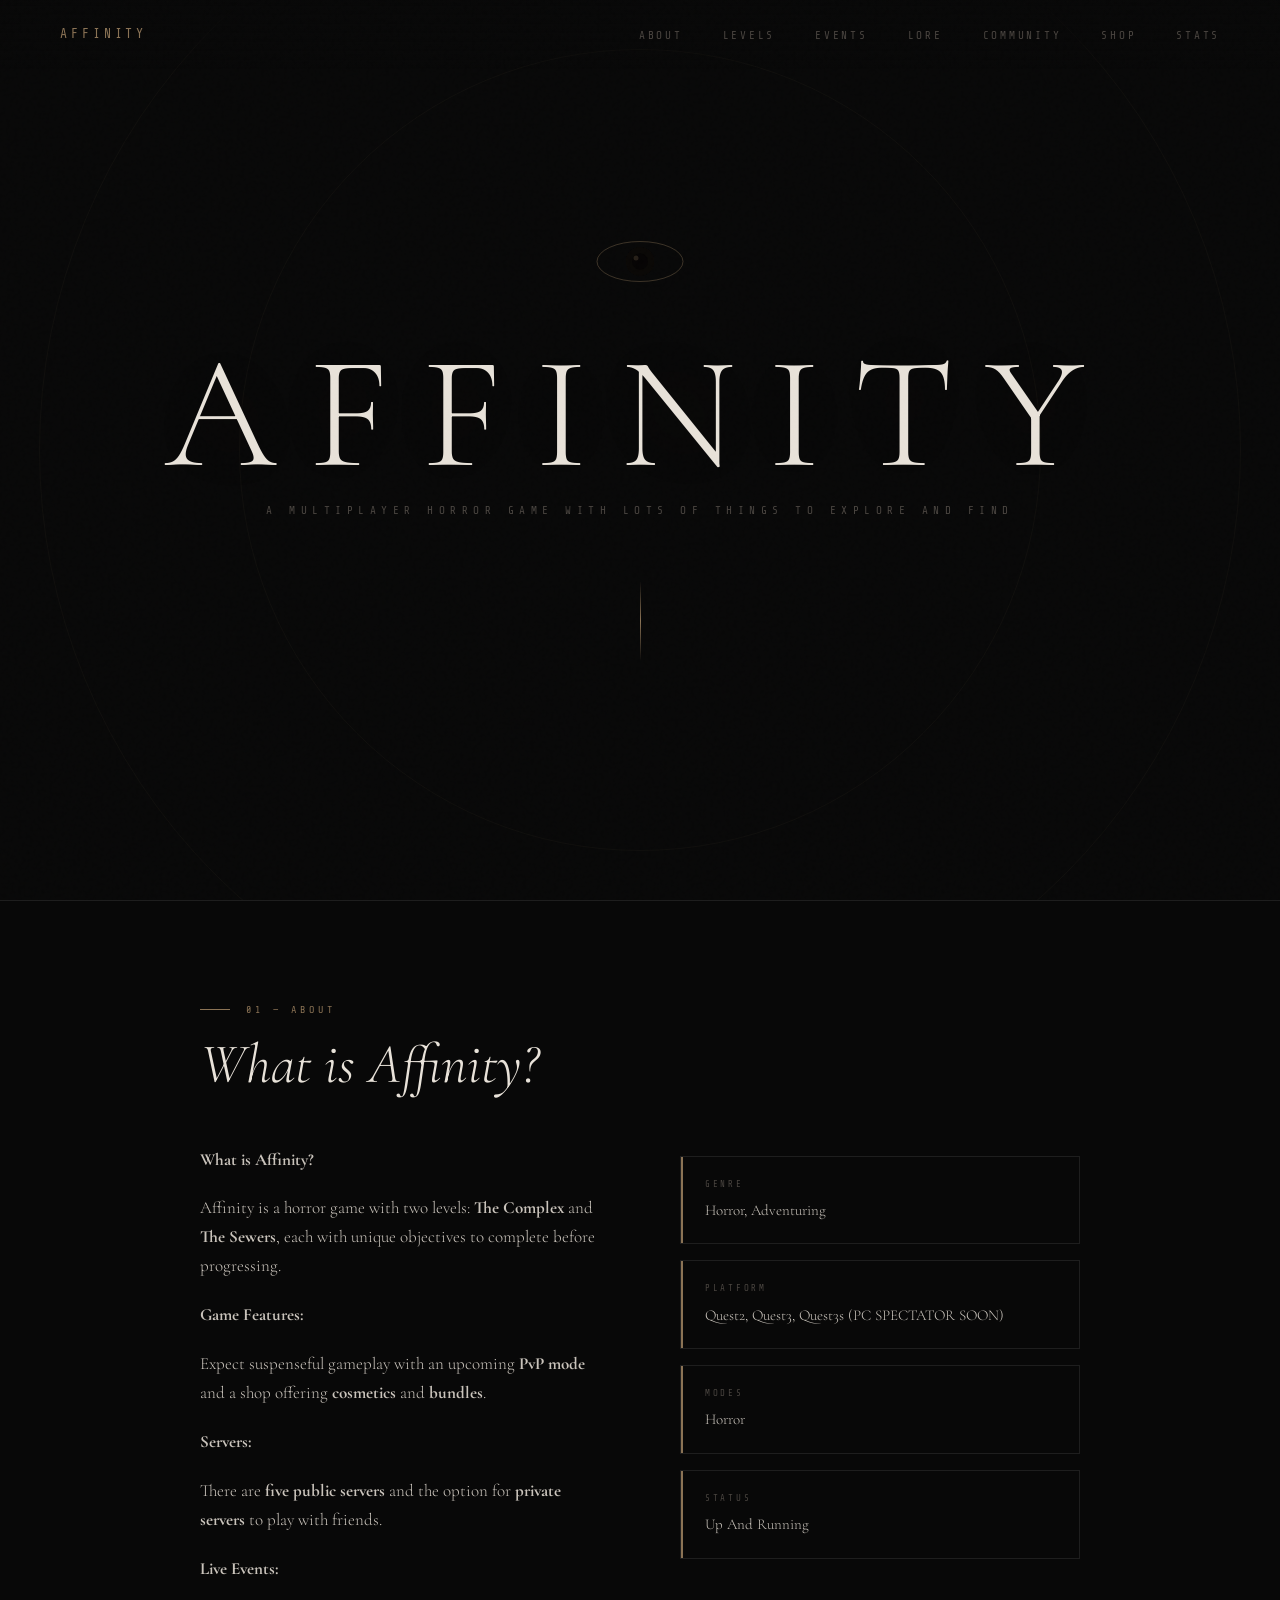
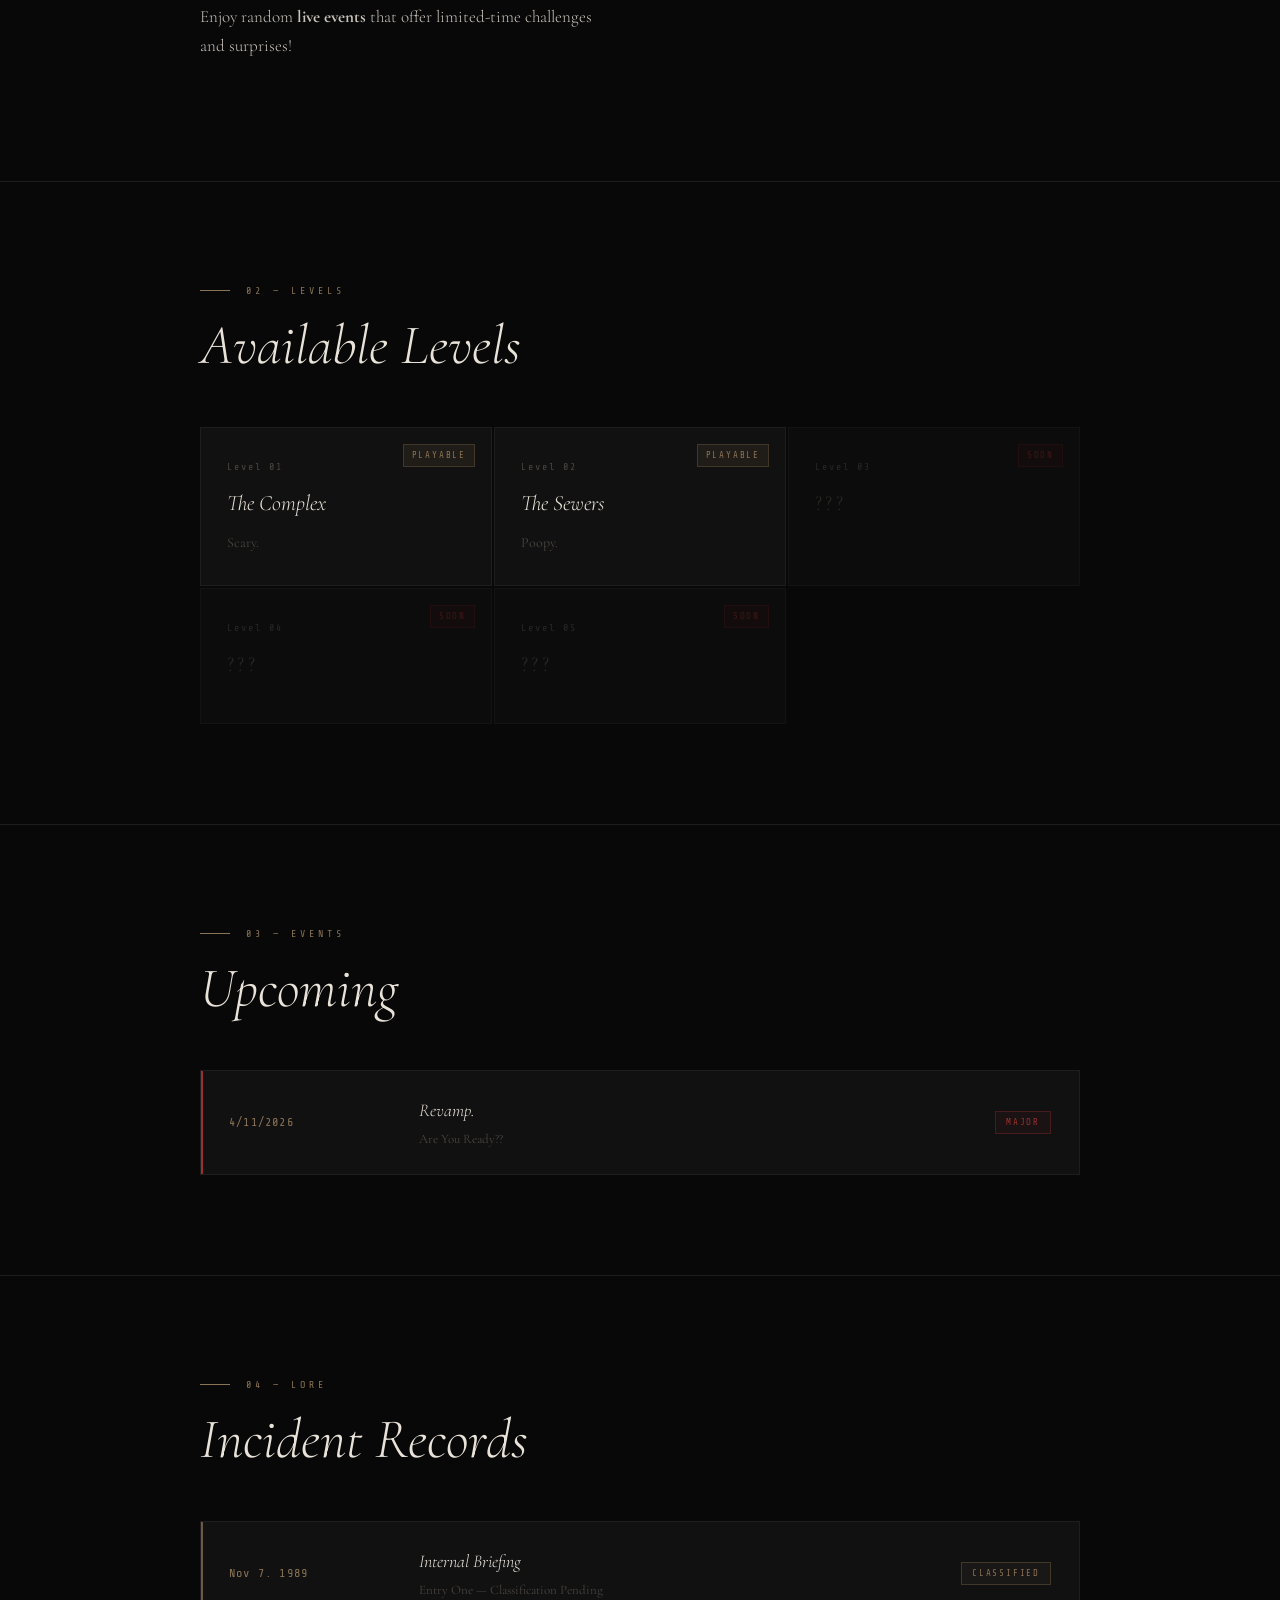
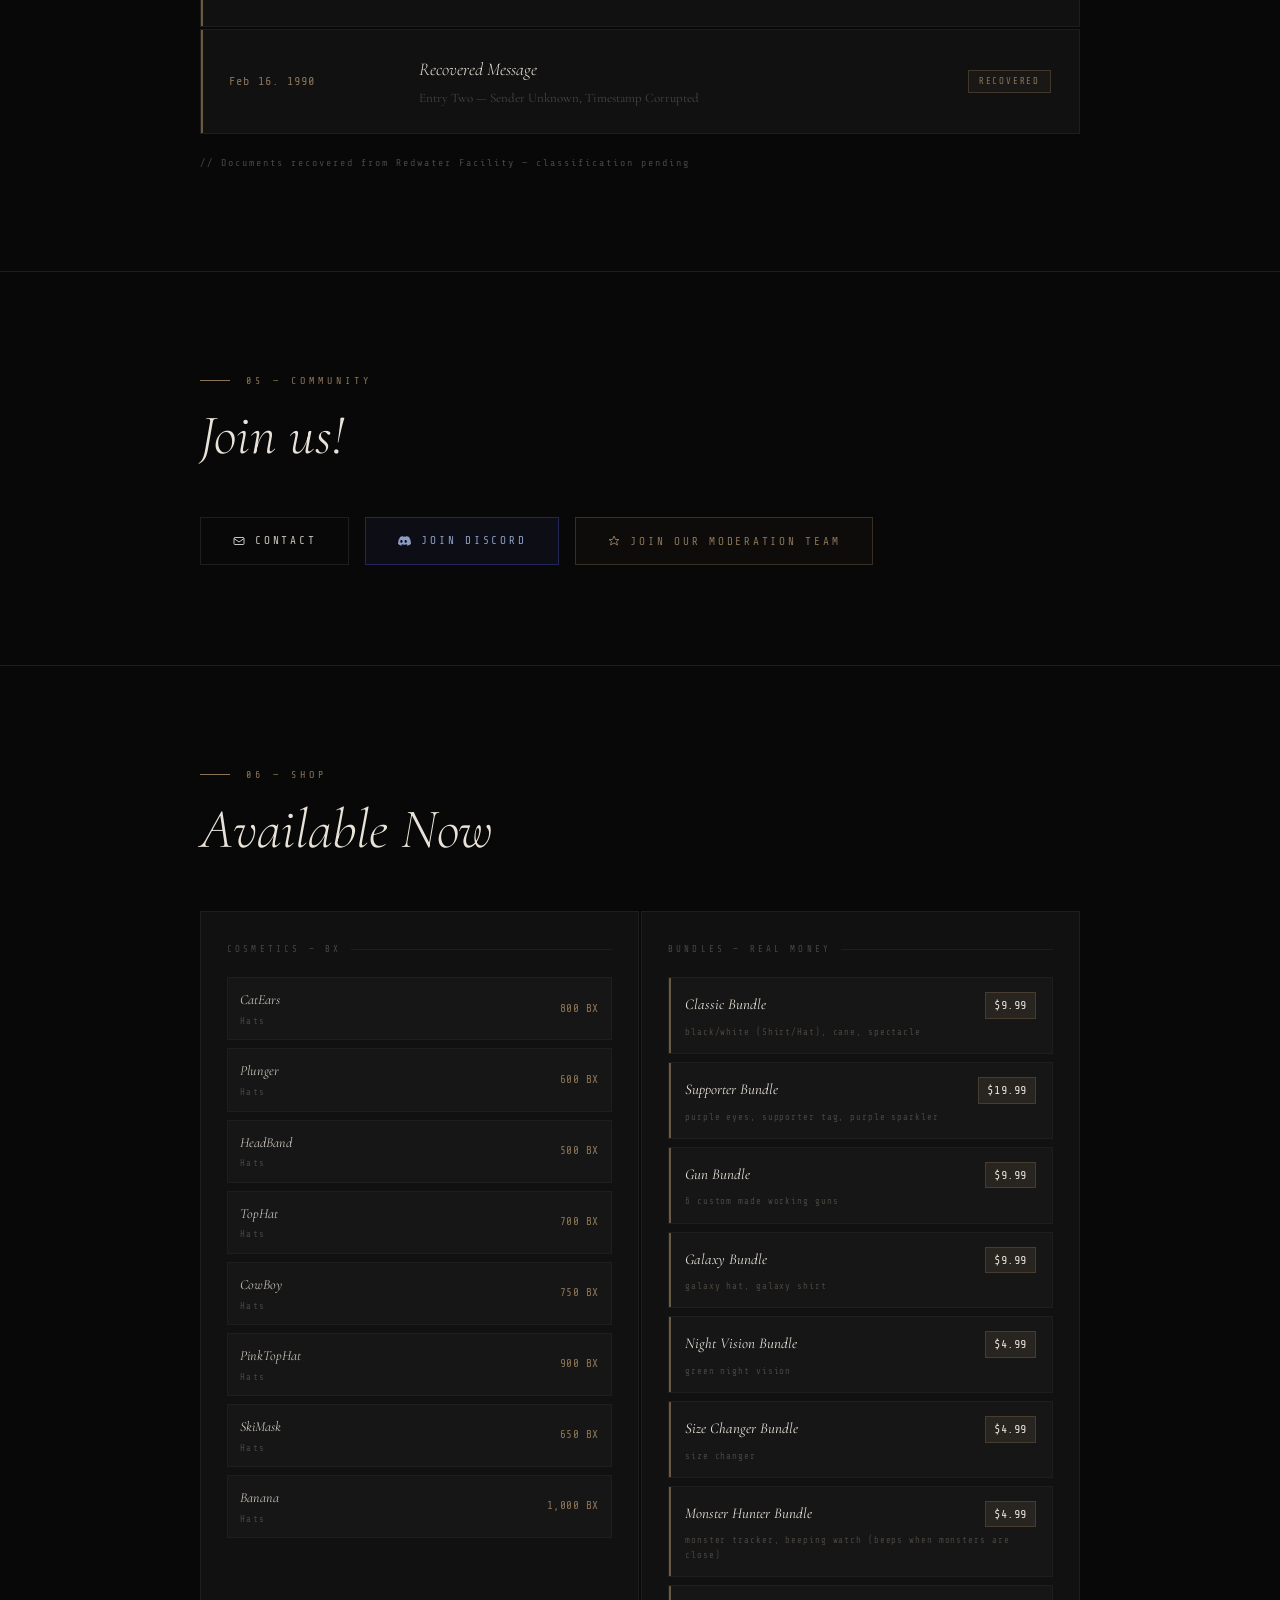
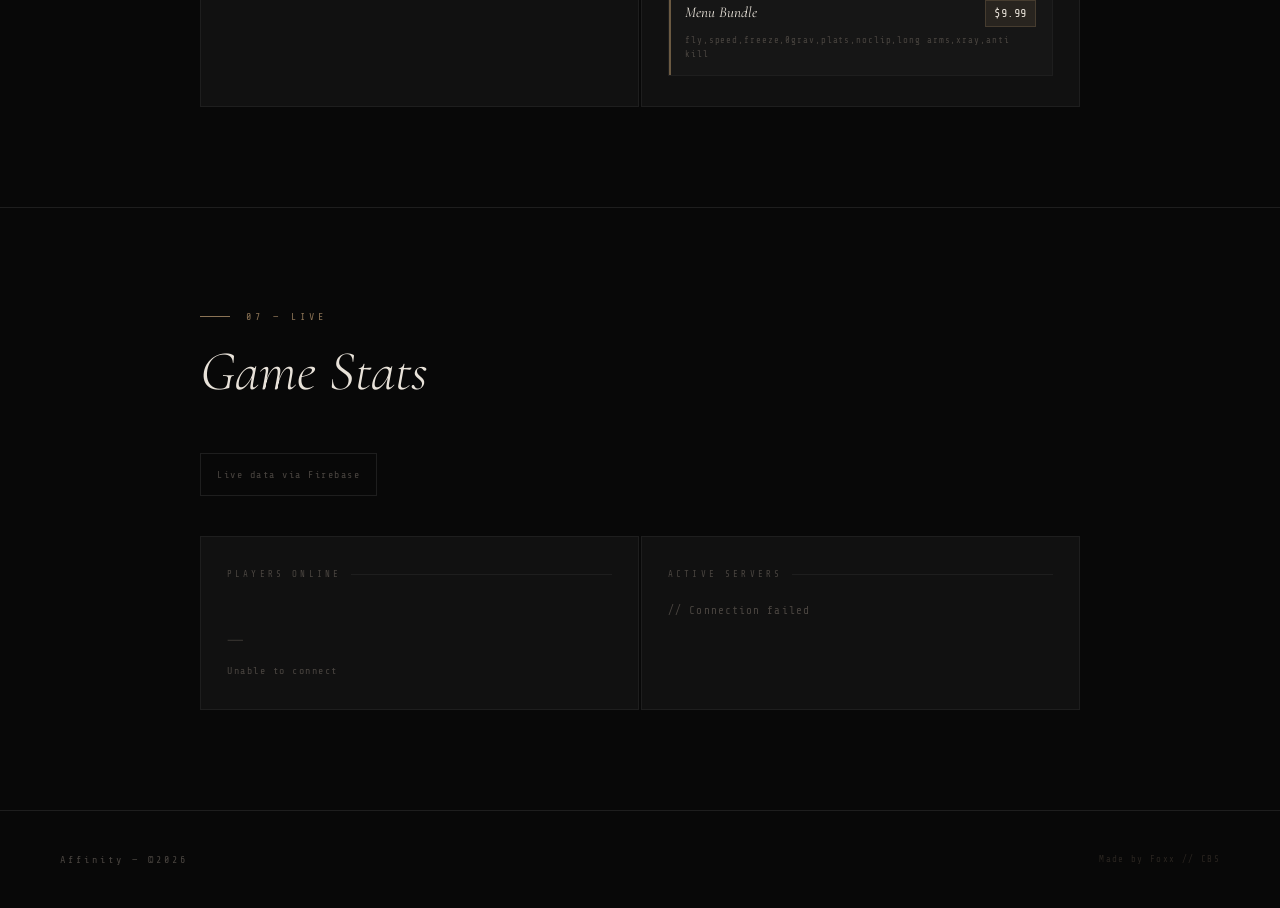
<file: index.html>
<!DOCTYPE html>
<html lang="en">
<head>
<meta charset="UTF-8">
<meta name="viewport" content="width=device-width, initial-scale=1.0">
<title>AFFINITY</title>
<link rel="preconnect" href="https://fonts.googleapis.com">
<link href="https://fonts.googleapis.com/css2?family=Cormorant+Garamond:ital,wght@0,300;0,400;1,300;1,400&family=Share+Tech+Mono&display=swap" rel="stylesheet">
<link rel="icon" type="image/png" href="https://i.imgur.com/rb4EDVC.png">
<meta property="og:title"       content="AFFINITY">
<meta property="og:description" content="Something is watching.">
<meta property="og:image"       content="https://i.imgur.com/rb4EDVC.png">
<meta property="og:url"         content="https://your-website-url.com">
<meta property="og:type"        content="website">
<meta name="theme-color"        content="#7a2222">
<style>
  :root {
    --bg: #080808;
    --surface: #111111;
    --border: #1e1e1e;
    --text: #c9c3bb;
    --muted: #4a4540;
    --accent: #8b7355;
    --accent2: #6b5a42;
    --red: #7a2222;
    --white: #e8e2d9;
    --danger: #9b3030;
    --font-serif: 'Cormorant Garamond', Georgia, serif;
    --font-mono: 'Share Tech Mono', monospace;
  }

  * { margin: 0; padding: 0; box-sizing: border-box; user-select: none; }
  html { scroll-behavior: smooth; }

  body {
    background: var(--bg);
    color: var(--text);
    font-family: var(--font-serif);
    font-size: 17px;
    line-height: 1.7;
    cursor: crosshair;
    overflow-x: hidden;
    animation: flicker 15s ease-in-out infinite;
  }

  @keyframes flicker {
    0%, 100% { opacity: 1; }
    97%   { opacity: 1; }
    97.5% { opacity: 0.7; }
    98%   { opacity: 1; }
  }

  body::before {
    content: '';
    position: fixed;
    inset: 0;
    background-image: url("data:image/svg+xml,%3Csvg viewBox='0 0 256 256' xmlns='http://www.w3.org/2000/svg'%3E%3Cfilter id='noise'%3E%3CfeTurbulence type='fractalNoise' baseFrequency='0.9' numOctaves='4' stitchTiles='stitch'/%3E%3C/filter%3E%3Crect width='100%25' height='100%25' filter='url(%23noise)' opacity='0.04'/%3E%3C/svg%3E");
    pointer-events: none;
    z-index: 9999;
    opacity: 0.4;
  }

  nav {
    position: fixed; top: 0; left: 0; right: 0;
    z-index: 100;
    display: flex; justify-content: space-between; align-items: center;
    padding: 20px 60px;
    background: linear-gradient(to bottom, rgba(8,8,8,0.97), transparent);
  }
  .nav-logo { font-family: var(--font-mono); font-size: 13px; letter-spacing: 0.3em; color: var(--accent); text-transform: uppercase; }
  .nav-links { display: flex; gap: 40px; list-style: none; }
  .nav-links a { font-family: var(--font-mono); font-size: 11px; letter-spacing: 0.25em; text-transform: uppercase; color: var(--muted); text-decoration: none; transition: color 0.3s; position: relative; }
  .nav-links a::after { content: ''; position: absolute; bottom: -3px; left: 0; width: 0; height: 1px; background: var(--accent); transition: width 0.3s; }
  .nav-links a:hover { color: var(--text); }
  .nav-links a:hover::after { width: 100%; }

  #hero {
    min-height: 100vh;
    display: flex; flex-direction: column; align-items: center; justify-content: center;
    text-align: center; padding: 80px 40px; overflow: hidden; position: relative;
  }
  .hero-bg-lines { position: absolute; inset: 0; pointer-events: none; overflow: hidden; }
  .hero-bg-lines::before, .hero-bg-lines::after {
    content: ''; position: absolute; border-radius: 50%;
    border: 1px solid rgba(139,115,85,0.06); top: 50%; left: 50%;
  }
  .hero-bg-lines::before { width: 800px; height: 800px; transform: translate(-50%,-50%); }
  .hero-bg-lines::after  { width: 1200px; height: 1200px; transform: translate(-50%,-50%); }

  .eye-container { width: 90px; height: 45px; margin-bottom: 50px; animation: blink 8s ease-in-out infinite; }
  @keyframes blink { 0%,92%,100% { transform: scaleY(1); } 95% { transform: scaleY(0.05); } }
  .eye-container svg { width: 100%; height: 100%; }
  .pupil { animation: look 12s ease-in-out infinite; }
  @keyframes look { 0%,40%{ transform:translateX(0);} 50%{ transform:translateX(-8px);} 65%{ transform:translateX(6px);} 80%,100%{ transform:translateX(0);} }

  .hero-title {
    font-family: var(--font-serif); font-size: clamp(72px,14vw,160px); font-weight: 300;
    letter-spacing: 0.2em; color: var(--white); line-height: 1; margin-bottom: 8px;
    text-shadow: 0 0 80px rgba(139,115,85,0.08); animation: fadeUp 1.5s ease both;
  }
  @keyframes fadeUp { from { opacity:0; transform:translateY(30px); } to { opacity:1; transform:translateY(0); } }
  .hero-sub { font-family: var(--font-mono); font-size: 11px; letter-spacing: 0.5em; color: var(--muted); text-transform: uppercase; animation: fadeUp 1.5s 0.3s ease both; }
  .hero-divider { width: 1px; height: 80px; background: linear-gradient(to bottom, transparent, var(--accent), transparent); margin: 60px auto 0; animation: fadeUp 1.5s 0.6s ease both; }

  section { padding: 100px 0; position: relative; }
  .container { max-width: 1000px; margin: 0 auto; padding: 0 60px; }
  .section-label { font-family: var(--font-mono); font-size: 10px; letter-spacing: 0.4em; text-transform: uppercase; color: var(--accent); margin-bottom: 16px; display: flex; align-items: center; gap: 16px; }
  .section-label::before { content: ''; width: 30px; height: 1px; background: var(--accent); flex-shrink: 0; }
  .section-title { font-size: clamp(36px,5vw,56px); font-weight: 300; color: var(--white); line-height: 1.1; margin-bottom: 50px; font-style: italic; }

  #about { border-top: 1px solid var(--border); }
  .about-grid { display: grid; grid-template-columns: 1fr 1fr; gap: 80px; align-items: start; }
  .about-text p { color: var(--text); margin-bottom: 20px; font-size: 17px; font-weight: 300; }
  .about-sidebar { padding-top: 10px; }
  .about-tag { border: 1px solid var(--border); padding: 20px 24px; margin-bottom: 16px; position: relative; overflow: hidden; }
  .about-tag::before { content: ''; position: absolute; left: 0; top: 0; bottom: 0; width: 2px; background: var(--accent); }
  .about-tag-label { font-family: var(--font-mono); font-size: 9px; letter-spacing: 0.3em; color: var(--muted); text-transform: uppercase; margin-bottom: 6px; }
  .about-tag-value { font-size: 15px; color: var(--text); font-weight: 300; }

  #levels { border-top: 1px solid var(--border); }
  .levels-grid { display: grid; grid-template-columns: repeat(auto-fill, minmax(260px,1fr)); gap: 2px; }
  .level-card { background: var(--surface); border: 1px solid var(--border); padding: 30px 26px; position: relative; transition: border-color 0.3s, background 0.3s; }
  .level-card:hover { border-color: var(--accent2); background: #141414; }
  .level-card.locked { opacity: 0.5; cursor: not-allowed; }
  .level-card.locked:hover { border-color: var(--border); background: var(--surface); }
  .level-number { font-family: var(--font-mono); font-size: 10px; color: var(--muted); letter-spacing: 0.2em; margin-bottom: 10px; }
  .level-name { font-size: 22px; font-weight: 300; color: var(--white); margin-bottom: 10px; font-style: italic; }
  .level-card.locked .level-name { color: var(--muted); font-style: normal; letter-spacing: 0.15em; }
  .level-desc { font-size: 14px; color: var(--muted); line-height: 1.6; }
  .level-badge { position: absolute; top: 16px; right: 16px; font-family: var(--font-mono); font-size: 9px; letter-spacing: 0.2em; padding: 3px 8px; text-transform: uppercase; }
  .badge-playable { background: rgba(139,115,85,0.12); color: var(--accent); border: 1px solid rgba(139,115,85,0.3); }
  .badge-soon     { background: rgba(61,17,17,0.3);    color: var(--red);    border: 1px solid rgba(122,34,34,0.3); }

  #events { border-top: 1px solid var(--border); }
  .events-list { display: flex; flex-direction: column; gap: 2px; }
  .event-item { display: grid; grid-template-columns: 160px 1fr auto; align-items: center; gap: 30px; padding: 24px 28px; background: var(--surface); border: 1px solid var(--border); transition: border-color 0.3s; position: relative; overflow: hidden; }
  .event-item::before { content: ''; position: absolute; left: 0; top: 0; bottom: 0; width: 2px; background: var(--border); }
  .event-item.major::before { background: var(--danger); }
  .event-item.minor::before { background: var(--accent2); }
  .event-item:hover { border-color: var(--accent2); }
  .event-item.clickable { cursor: pointer; }
  .event-item.clickable:hover { border-color: var(--danger); background: rgba(155,48,48,0.06); }
  .event-item.clickable .event-name::after { content: ' →'; font-size: 13px; color: var(--danger); opacity: 0; transition: opacity 0.3s; }
  .event-item.clickable:hover .event-name::after { opacity: 1; }

  .event-date { font-family: var(--font-mono); font-size: 12px; color: var(--accent); letter-spacing: 0.1em; }
  .event-name { font-size: 18px; font-weight: 300; color: var(--white); font-style: italic; }
  .event-desc { font-size: 13px; color: var(--muted); margin-top: 3px; }
  .event-type { font-family: var(--font-mono); font-size: 9px; letter-spacing: 0.2em; text-transform: uppercase; padding: 3px 10px; border: 1px solid; white-space: nowrap; }
  .type-major { color: var(--danger); border-color: rgba(155,48,48,0.35); background: rgba(155,48,48,0.07); }
  .type-minor { color: var(--accent); border-color: rgba(139,115,85,0.35); background: rgba(139,115,85,0.07); }
  .events-empty { font-family: var(--font-mono); font-size: 12px; color: var(--muted); letter-spacing: 0.2em; padding: 40px 0; text-align: center; }


  #lore { border-top: 1px solid var(--border); }
  .lore-list { display: flex; flex-direction: column; gap: 2px; }
  .lore-item {
    display: grid; grid-template-columns: 160px 1fr auto;
    align-items: center; gap: 30px; padding: 24px 28px;
    background: var(--surface); border: 1px solid var(--border);
    transition: border-color 0.3s, background 0.3s; position: relative; overflow: hidden;
    cursor: pointer;
  }
  .lore-item::before { content: ''; position: absolute; left: 0; top: 0; bottom: 0; width: 2px; background: var(--accent2); transition: background 0.3s; }
  .lore-item:hover { border-color: rgba(139,115,85,0.5); background: rgba(139,115,85,0.04); }
  .lore-item:hover::before { background: var(--accent); }
  .lore-item-date { font-family: var(--font-mono); font-size: 12px; color: var(--accent); letter-spacing: 0.1em; }
  .lore-item-title { font-size: 18px; font-weight: 300; color: var(--white); font-style: italic; }
  .lore-item-title::after { content: ' →'; font-size: 13px; color: var(--accent); opacity: 0; transition: opacity 0.3s; }
  .lore-item:hover .lore-item-title::after { opacity: 1; }
  .lore-item-sub { font-size: 13px; color: var(--muted); margin-top: 3px; }
  .lore-item-tag { font-family: var(--font-mono); font-size: 9px; letter-spacing: 0.2em; text-transform: uppercase; padding: 3px 10px; border: 1px solid; white-space: nowrap; color: var(--accent); border-color: rgba(139,115,85,0.35); background: rgba(139,115,85,0.07); }
  .lore-warning { font-family: var(--font-mono); font-size: 10px; color: var(--muted); letter-spacing: 0.2em; padding: 20px 0 0; text-align: left; }


  #lore-overlay {
    position: fixed; inset: 0; z-index: 5200;
    display: none; opacity: 0; transition: opacity 0.4s ease;
    background: var(--bg); overflow-y: auto;
  }
  #lore-overlay.active { display: block; }
  #lore-overlay.visible { opacity: 1; }

  #lore-back {
    position: fixed; top: 24px; left: 30px; z-index: 6200;
    font-family: var(--font-mono); font-size: 10px; letter-spacing: 0.3em;
    color: #6e6e6e; background: transparent; border: 1px solid #2a2a2a;
    padding: 8px 16px; cursor: pointer; text-transform: uppercase;
    transition: all 0.3s; display: none;
  }
  #lore-back.active { display: block; }
  #lore-back:hover { color: #c8c2b4; border-color: var(--accent); }

  .lore-overlay-hero {
    min-height: 45vh;
    display: flex; flex-direction: column; align-items: center; justify-content: center;
    text-align: center; padding: 120px 40px 60px; position: relative; overflow: hidden;
  }
  .lore-overlay-hero::before {
    content: ''; position: absolute; border-radius: 50%;
    border: 1px solid rgba(139,115,85,0.05);
    width: 900px; height: 900px; top: 50%; left: 50%; transform: translate(-50%,-50%);
    pointer-events: none;
  }
  .lore-eyebrow {
    font-family: var(--font-mono); font-size: 10px; letter-spacing: 0.45em;
    color: var(--accent); text-transform: uppercase; margin-bottom: 20px;
    animation: fadeUp 1s ease both;
  }
  .lore-overlay-title {
    font-family: var(--font-serif); font-size: clamp(38px,8vw,90px); font-weight: 300;
    letter-spacing: 0.12em; color: var(--white); line-height: 1.05; margin-bottom: 12px;
    font-style: italic; animation: fadeUp 1s 0.15s ease both;
    text-shadow: 0 0 60px rgba(139,115,85,0.07);
  }
  .lore-overlay-date {
    font-family: var(--font-mono); font-size: 11px; letter-spacing: 0.35em;
    color: var(--muted); text-transform: uppercase; animation: fadeUp 1s 0.3s ease both;
  }
  .lore-overlay-divider {
    width: 1px; height: 60px;
    background: linear-gradient(to bottom, transparent, var(--accent), transparent);
    margin: 40px auto 0; animation: fadeUp 1s 0.45s ease both;
  }

  .lore-content-wrap {
    max-width: 780px; margin: 0 auto;
    padding: 60px 60px 120px;
    animation: fadeUp 1s 0.5s ease both;
  }
  .lore-content-section {
    background: var(--surface); border: 1px solid var(--border);
    padding: 36px 40px; margin-bottom: 2px; position: relative; overflow: hidden;
  }
  .lore-content-section::before {
    content: ''; position: absolute; left: 0; top: 0; bottom: 0;
    width: 2px; background: var(--accent2);
  }
  .lore-content-section-label {
    font-family: var(--font-mono); font-size: 9px; letter-spacing: 0.35em;
    text-transform: uppercase; color: var(--accent); margin-bottom: 24px;
    display: flex; align-items: center; gap: 14px;
    user-select: text;
  }
  .lore-content-section-label::after { content: ''; flex: 1; height: 1px; background: var(--border); }
  .lore-content-text {
    font-family: var(--font-serif); font-size: 17px; font-weight: 300;
    color: var(--text); line-height: 1.85; white-space: pre-wrap;
    user-select: text; cursor: text;
  }
  .lore-content-text strong { color: var(--white); font-weight: 400; }
  .lore-redacted {
    font-family: var(--font-mono); font-size: 10px; letter-spacing: 0.15em;
    color: var(--muted); border: 1px solid var(--border); padding: 12px 16px;
    margin-top: 40px; display: inline-flex; align-items: center; gap: 10px;
  }
  .lore-redacted::before { content: ''; width: 6px; height: 6px; background: var(--danger); border-radius: 50%; flex-shrink: 0; animation: pulse 2s ease-in-out infinite; }
  @keyframes pulse { 0%,100%{ opacity:0.2; } 50%{ opacity:1; } }

  #leak-overlay {
    position: fixed; inset: 0; z-index: 5000;
    display: none; opacity: 0; transition: opacity 0.4s ease;
  }
  #leak-overlay.active { display: block; }
  #leak-overlay.visible { opacity: 1; }
  #leak-close {
    position: fixed; top: 24px; right: 30px; z-index: 6000;
    font-family: var(--font-mono); font-size: 10px; letter-spacing: 0.3em;
    color: #6e6e6e; background: transparent; border: 1px solid #2a2a2a;
    padding: 8px 16px; cursor: pointer; text-transform: uppercase;
    transition: all 0.3s; display: none;
  }
  #leak-close.active { display: block; }
  #leak-close:hover { color: #c8c2b4; border-color: #8b0000; }

  #community { border-top: 1px solid var(--border); }
  .community-inner { display: flex; flex-direction: column; align-items: flex-start; gap: 40px; }
  .community-text { max-width: 560px; font-size: 17px; font-weight: 300; color: var(--text); }
  .community-buttons { display: flex; gap: 16px; flex-wrap: wrap; }
  .btn { font-family: var(--font-mono); font-size: 11px; letter-spacing: 0.25em; text-transform: uppercase; padding: 14px 32px; border: 1px solid; background: transparent; cursor: crosshair; text-decoration: none; display: inline-flex; align-items: center; gap: 10px; transition: all 0.3s; }
  .btn-contact { color: var(--text); border-color: var(--border); }
  .btn-contact:hover { color: var(--white); border-color: var(--accent); background: rgba(139,115,85,0.06); }
  .btn-discord { color: #8b9dc3; border-color: rgba(88,101,242,0.3); background: rgba(88,101,242,0.05); }
  .btn-discord:hover { background: rgba(88,101,242,0.12); border-color: rgba(88,101,242,0.6); }
  .btn-mod { color: var(--accent); border-color: rgba(139,115,85,0.35); background: rgba(139,115,85,0.04); }
  .btn-mod:hover { color: var(--white); border-color: var(--accent); background: rgba(139,115,85,0.1); }

  #stats { border-top: 1px solid var(--border); }
  #shop  { border-top: 1px solid var(--border); }
  .stats-note { font-family: var(--font-mono); font-size: 10px; color: var(--muted); letter-spacing: 0.15em; margin-bottom: 40px; padding: 12px 16px; border: 1px solid var(--border); display: inline-block; }
  .stats-grid { display: grid; grid-template-columns: 1fr 1fr; gap: 2px; }
  .stat-panel { background: var(--surface); border: 1px solid var(--border); padding: 30px 26px; }
  .stat-panel-label { font-family: var(--font-mono); font-size: 9px; letter-spacing: 0.35em; text-transform: uppercase; color: var(--muted); margin-bottom: 20px; display: flex; align-items: center; gap: 10px; }
  .stat-panel-label::after { content: ''; flex: 1; height: 1px; background: var(--border); }
  .stat-big { font-size: 52px; font-weight: 300; color: var(--white); line-height: 1; font-family: var(--font-serif); font-style: italic; margin-bottom: 8px; }
  .stat-sub { font-family: var(--font-mono); font-size: 10px; color: var(--muted); letter-spacing: 0.15em; }
  .server-list { display: flex; flex-direction: column; gap: 10px; }
  .server-row { display: flex; justify-content: space-between; align-items: center; border-bottom: 1px solid var(--border); padding-bottom: 10px; }
  .server-name { font-size: 14px; color: var(--text); font-style: italic; }
  .server-count { font-family: var(--font-mono); font-size: 11px; color: var(--accent); }

  .cosmetic-list { display: flex; flex-direction: column; gap: 8px; }
  .cosmetic-item { padding: 10px 12px; background: rgba(255,255,255,0.02); border: 1px solid var(--border); display: flex; justify-content: space-between; align-items: center; gap: 10px; }
  .cosmetic-item-left { display: flex; flex-direction: column; }
  .cosmetic-name { font-size: 14px; color: var(--text); font-style: italic; }
  .cosmetic-tag { font-family: var(--font-mono); font-size: 9px; color: var(--muted); letter-spacing: 0.15em; margin-top: 2px; }
  .cosmetic-price { font-family: var(--font-mono); font-size: 11px; color: var(--accent); white-space: nowrap; letter-spacing: 0.05em; flex-shrink: 0; }

  .bundle-list { display: flex; flex-direction: column; gap: 8px; }
  .bundle-item { padding: 14px 16px; background: rgba(255,255,255,0.02); border: 1px solid var(--border); position: relative; overflow: hidden; transition: border-color 0.3s; }
  .bundle-item::before { content: ''; position: absolute; left: 0; top: 0; bottom: 0; width: 2px; background: var(--accent2); }
  .bundle-item:hover { border-color: var(--accent2); }
  .bundle-header { display: flex; justify-content: space-between; align-items: flex-start; gap: 10px; margin-bottom: 6px; }
  .bundle-name { font-size: 15px; color: var(--white); font-style: italic; }
  .bundle-price { font-family: var(--font-mono); font-size: 12px; color: var(--white); letter-spacing: 0.05em; white-space: nowrap; background: rgba(139,115,85,0.15); border: 1px solid rgba(139,115,85,0.3); padding: 2px 8px; }
  .bundle-contents { font-family: var(--font-mono); font-size: 9px; color: var(--muted); letter-spacing: 0.1em; line-height: 1.6; }
  .loading-pulse { display: inline-block; width: 6px; height: 6px; background: var(--accent); border-radius: 50%; animation: pulse 1.5s ease-in-out infinite; margin-right: 6px; }
  .error-text { font-family: var(--font-mono); font-size: 11px; color: var(--muted); letter-spacing: 0.1em; }

  footer { border-top: 1px solid var(--border); padding: 40px 60px; display: flex; justify-content: space-between; align-items: center; }
  .footer-logo   { font-family: var(--font-mono); font-size: 10px; color: var(--muted); letter-spacing: 0.3em; }
  .footer-credit { font-family: var(--font-mono); font-size: 9px; color: #2a2520; letter-spacing: 0.15em; user-select: none; }

  #mod-overlay {
    position: fixed; inset: 0; z-index: 5100;
    display: none; opacity: 0;
    transition: opacity 0.4s ease;
    overflow-y: auto;
    background: var(--bg);
  }
  #mod-overlay.active { display: block; }
  #mod-overlay.visible { opacity: 1; }

  #mod-back {
    position: fixed; top: 24px; left: 30px; z-index: 6100;
    font-family: var(--font-mono); font-size: 10px; letter-spacing: 0.3em;
    color: #6e6e6e; background: transparent; border: 1px solid #2a2a2a;
    padding: 8px 16px; cursor: pointer; text-transform: uppercase;
    transition: all 0.3s; display: none;
  }
  #mod-back.active { display: block; }
  #mod-back:hover { color: #c8c2b4; border-color: var(--accent); }

  .mod-hero {
    min-height: 45vh;
    display: flex; flex-direction: column; align-items: center; justify-content: center;
    text-align: center; padding: 120px 40px 60px; position: relative; overflow: hidden;
  }
  .mod-hero-lines { position: absolute; inset: 0; pointer-events: none; overflow: hidden; }
  .mod-hero-lines::before {
    content: ''; position: absolute; border-radius: 50%;
    border: 1px solid rgba(139,115,85,0.05);
    width: 900px; height: 900px; top: 50%; left: 50%; transform: translate(-50%,-50%);
  }
  .mod-eyebrow {
    font-family: var(--font-mono); font-size: 10px; letter-spacing: 0.45em;
    color: var(--accent); text-transform: uppercase; margin-bottom: 20px;
    animation: fadeUp 1s ease both;
  }
  .mod-title {
    font-family: var(--font-serif); font-size: clamp(48px,10vw,110px); font-weight: 300;
    letter-spacing: 0.15em; color: var(--white); line-height: 1; margin-bottom: 16px;
    font-style: italic; animation: fadeUp 1s 0.15s ease both;
    text-shadow: 0 0 60px rgba(139,115,85,0.07);
  }
  .mod-subtitle {
    font-family: var(--font-mono); font-size: 11px; letter-spacing: 0.35em;
    color: var(--muted); text-transform: uppercase; animation: fadeUp 1s 0.3s ease both;
  }
  .mod-hero-divider {
    width: 1px; height: 60px;
    background: linear-gradient(to bottom, transparent, var(--accent), transparent);
    margin: 40px auto 0; animation: fadeUp 1s 0.45s ease both;
  }

  .mod-form-wrap {
    max-width: 860px; margin: 0 auto;
    padding: 60px 60px 100px;
    animation: fadeUp 1s 0.5s ease both;
  }

  .mod-section {
    background: var(--surface); border: 1px solid var(--border);
    padding: 30px 32px; margin-bottom: 2px; position: relative; overflow: hidden;
  }
  .mod-section::before {
    content: ''; position: absolute; left: 0; top: 0; bottom: 0;
    width: 2px; background: var(--accent2);
  }
  .mod-section-title {
    font-family: var(--font-mono); font-size: 9px; letter-spacing: 0.35em;
    text-transform: uppercase; color: var(--accent); margin-bottom: 24px;
    display: flex; align-items: center; gap: 14px;
  }
  .mod-section-title::after { content: ''; flex: 1; height: 1px; background: var(--border); }

  .mod-field { display: flex; flex-direction: column; gap: 6px; margin-bottom: 20px; }
  .mod-field:last-child { margin-bottom: 0; }
  .mod-label {
    font-family: var(--font-mono); font-size: 9px; letter-spacing: 0.3em;
    text-transform: uppercase; color: var(--muted);
    user-select: text;
  }
  .mod-input, .mod-textarea {
    background: rgba(255,255,255,0.02); border: 1px solid var(--border);
    padding: 11px 14px; color: var(--text); font-family: var(--font-serif);
    font-size: 16px; width: 100%; transition: border-color 0.25s;
    outline: none; user-select: text; cursor: text;
  }
  .mod-textarea { resize: vertical; min-height: 90px; }
  .mod-input:focus, .mod-textarea:focus { border-color: var(--accent2); }
  .mod-input::placeholder, .mod-textarea::placeholder { color: var(--muted); font-size: 14px; }

  .mod-row { display: grid; grid-template-columns: 1fr 1fr; gap: 16px; }

  .mod-submit-wrap { text-align: center; padding: 50px 0 0; }
  .mod-submit {
    font-family: var(--font-mono); font-size: 11px; letter-spacing: 0.3em; text-transform: uppercase;
    color: var(--white); background: transparent; border: 1px solid var(--accent);
    padding: 16px 48px; cursor: crosshair; transition: all 0.3s; position: relative; overflow: hidden;
  }
  .mod-submit::before {
    content: ''; position: absolute; left: -100%; top: 0; bottom: 0; width: 100%;
    background: rgba(139,115,85,0.1); transition: left 0.4s ease;
  }
  .mod-submit:hover::before { left: 0; }
  .mod-submit:hover { border-color: var(--white); }
  .mod-submit:disabled { opacity: 0.4; cursor: not-allowed; }

  .mod-status {
    font-family: var(--font-mono); font-size: 10px; letter-spacing: 0.2em;
    text-align: center; margin-top: 16px; min-height: 20px; color: var(--muted);
  }
  .mod-status.success { color: var(--accent); }
  .mod-status.error   { color: var(--danger); }

  @media (max-width: 768px) {
    nav { padding: 16px 24px; }
    .nav-links { gap: 20px; }
    .container { padding: 0 24px; }
    .about-grid { grid-template-columns: 1fr; gap: 40px; }
    .stats-grid { grid-template-columns: 1fr; }
    .event-item { grid-template-columns: 1fr; gap: 10px; }
    .lore-item  { grid-template-columns: 1fr; gap: 10px; }
    footer { flex-direction: column; gap: 16px; text-align: center; }
    .mod-form-wrap { padding: 40px 24px 80px; }
    .lore-content-wrap { padding: 40px 24px 80px; }
    .mod-row { grid-template-columns: 1fr; }
    #mod-back  { left: 16px; top: 16px; }
    #lore-back { left: 16px; top: 16px; }
  }
</style>
</head>
<body>

<nav>
  <div class="nav-logo">Affinity</div>
  <ul class="nav-links">
    <li><a href="#about">About</a></li>
    <li><a href="#levels">Levels</a></li>
    <li><a href="#events">Events</a></li>
    <li><a href="#lore">Lore</a></li>
    <li><a href="#community">Community</a></li>
    <li><a href="#shop">Shop</a></li>
    <li><a href="#stats">Stats</a></li>
  </ul>
</nav>

<section id="hero">
  <div class="hero-bg-lines"></div>
  <div class="eye-container">
    <svg viewBox="0 0 90 45" xmlns="http://www.w3.org/2000/svg">
      <ellipse cx="45" cy="22.5" rx="43" ry="20" fill="none" stroke="rgba(139,115,85,0.4)" stroke-width="1"/>
      <ellipse cx="45" cy="22.5" rx="14" ry="14" fill="rgba(20,14,10,0.9)"/>
      <g class="pupil">
        <ellipse cx="45" cy="22.5" rx="14" ry="14" fill="#0a0806"/>
        <ellipse cx="45" cy="22.5" rx="8"  ry="8"  fill="#060404"/>
        <ellipse cx="41" cy="19"   rx="2.5" ry="2.5" fill="rgba(139,115,85,0.25)"/>
      </g>
    </svg>
  </div>
  <h1 class="hero-title">AFFINITY</h1>
  <p class="hero-sub">A multiplayer horror game with lots of things to explore and find</p>
  <div class="hero-divider"></div>
</section>

<section id="about">
  <div class="container">
    <div class="section-label">01 — About</div>
    <h2 class="section-title">What is Affinity?</h2>
    <div class="about-grid">
      <div class="about-text">
        <p><strong>What is Affinity?</strong></p>
        <p>Affinity is a horror game with two levels: <strong>The Complex</strong> and <strong>The Sewers</strong>, each with unique objectives to complete before progressing.</p>
        <p><strong>Game Features:</strong></p>
        <p>Expect suspenseful gameplay with an upcoming <strong>PvP mode</strong> and a shop offering <strong>cosmetics</strong> and <strong>bundles</strong>.</p>
        <p><strong>Servers:</strong></p>
        <p>There are <strong>five public servers</strong> and the option for <strong>private servers</strong> to play with friends.</p>
        <p><strong>Live Events:</strong></p>
        <p>Enjoy random <strong>live events</strong> that offer limited-time challenges and surprises!</p>
      </div>
      <div class="about-sidebar">
        <div class="about-tag">
          <div class="about-tag-label">Genre</div>
          <div class="about-tag-value">Horror, Adventuring</div>
        </div>
        <div class="about-tag">
          <div class="about-tag-label">Platform</div>
          <div class="about-tag-value">Quest2, Quest3, Quest3s (PC SPECTATOR SOON)</div>
        </div>
        <div class="about-tag">
          <div class="about-tag-label">Modes</div>
          <div class="about-tag-value">Horror</div>
        </div>
        <div class="about-tag">
          <div class="about-tag-label">Status</div>
          <div class="about-tag-value">Up And Running</div>
        </div>
      </div>
    </div>
  </div>
</section>

<section id="levels">
  <div class="container">
    <div class="section-label">02 — Levels</div>
    <h2 class="section-title">Available Levels</h2>
    <div class="levels-grid" id="levels-grid"></div>
  </div>
</section>

<section id="events">
  <div class="container">
    <div class="section-label">03 — Events</div>
    <h2 class="section-title">Upcoming</h2>
    <div class="events-list" id="events-list"></div>
  </div>
</section>

<section id="lore">
  <div class="container">
    <div class="section-label">04 — Lore</div>
    <h2 class="section-title">Incident Records</h2>
    <div class="lore-list" id="lore-list"></div>
    <div class="lore-warning">// Documents recovered from Redwater Facility — classification pending</div>
  </div>
</section>

<section id="community">
  <div class="container">
    <div class="section-label">05 — Community</div>
    <h2 class="section-title">Join us!</h2>
    <div class="community-inner">
      <div class="community-buttons">
        <a href="https://mail.google.com/mail/?view=cm&to=cadebreaux66@gmail.com" target="_blank" class="btn btn-contact">
          <svg width="12" height="12" viewBox="0 0 12 12" fill="none">
            <rect x="1" y="2.5" width="10" height="7" rx="1" stroke="currentColor" stroke-width="1"/>
            <path d="M1 3.5L6 7l5-3.5" stroke="currentColor" stroke-width="1"/>
          </svg>
          Contact
        </a>
        <a href="https://discord.gg/Tp3FfcQK" target="_blank" class="btn btn-discord">
          <svg width="13" height="10" viewBox="0 0 13 10" fill="currentColor">
            <path d="M11.02 1.01A10.57 10.57 0 0 0 8.38 0c-.11.2-.25.48-.34.69a9.8 9.8 0 0 0-2.96 0A7.72 7.72 0 0 0 4.73 0a10.59 10.59 0 0 0-2.65 1.02A11.14 11.14 0 0 0 .05 8.12a10.53 10.53 0 0 0 3.26 1.66c.26-.36.5-.74.7-1.14a6.85 6.85 0 0 1-1.1-.54c.09-.07.18-.14.27-.21a7.42 7.42 0 0 0 6.44 0c.09.07.18.14.27.21-.35.21-.72.39-1.1.54.2.4.43.78.7 1.14A10.5 10.5 0 0 0 12.95 8.1 11.16 11.16 0 0 0 11.02 1zm-7.6 5.74c-.64 0-1.16-.59-1.16-1.32 0-.73.51-1.33 1.16-1.33.65 0 1.17.6 1.16 1.33 0 .73-.51 1.32-1.16 1.32zm4.28 0c-.64 0-1.16-.59-1.16-1.32 0-.73.51-1.33 1.16-1.33.65 0 1.17.6 1.16 1.33 0 .73-.51 1.32-1.16 1.32z"/>
          </svg>
          Join Discord
        </a>
        <button class="btn btn-mod" onclick="openModOverlay()">
          <svg width="12" height="12" viewBox="0 0 12 12" fill="none">
            <path d="M6 1L7.5 4.5H11L8.5 6.5L9.5 10L6 8L2.5 10L3.5 6.5L1 4.5H4.5L6 1Z" stroke="currentColor" stroke-width="1" stroke-linejoin="round"/>
          </svg>
          Join Our Moderation Team
        </button>
      </div>
    </div>
  </div>
</section>

<section id="shop">
  <div class="container">
    <div class="section-label">06 — Shop</div>
    <h2 class="section-title">Available Now</h2>
    <div class="stats-grid">
      <div class="stat-panel">
        <div class="stat-panel-label">Cosmetics — BX</div>
        <div class="cosmetic-list" id="cosmetic-list"></div>
      </div>
      <div class="stat-panel">
        <div class="stat-panel-label">Bundles — Real Money</div>
        <div class="bundle-list" id="bundle-list"></div>
      </div>
    </div>
  </div>
</section>

<section id="stats">
  <div class="container">
    <div class="section-label">07 — Live</div>
    <h2 class="section-title">Game Stats</h2>
    <div class="stats-note">Live data via Firebase</div>
    <div class="stats-grid">
      <div class="stat-panel">
        <div class="stat-panel-label">Players Online</div>
        <div class="stat-big" id="stat-player-count"><span class="loading-pulse"></span></div>
        <div class="stat-sub" id="stat-player-sub">Connecting...</div>
      </div>
      <div class="stat-panel">
        <div class="stat-panel-label">Active Servers</div>
        <div class="server-list" id="server-list">
          <div class="error-text"><span class="loading-pulse"></span> Fetching rooms...</div>
        </div>
      </div>
    </div>
  </div>
</section>

<footer>
  <div class="footer-logo">Affinity — ©2026</div>
  <div class="footer-credit">Made by Foxx // CBS</div>
</footer>


<style>
  @keyframes fadeOverlay { to { opacity: 0; } }
  @keyframes grainShift  { 0%{transform:translate(0,0);}25%{transform:translate(-2%,-3%);}50%{transform:translate(3%,2%);}75%{transform:translate(-1%,4%);}100%{transform:translate(2%,-1%);} }
  @keyframes pulseGlow   { 0%,100%{opacity:.35;transform:scale(1);}50%{opacity:.85;transform:scale(1.12);} }
  @keyframes leakFlicker { 0%,94%,100%{opacity:1;}95%{opacity:.05;}97%{opacity:.4;}99%{opacity:1;} }
  @keyframes titleGlitch { 0%,89%,100%{opacity:1;text-shadow:none;}90%{opacity:.8;text-shadow:3px 0 #cc0000,-3px 0 #004444;}91%{opacity:1;text-shadow:none;}92%{opacity:.9;text-shadow:-2px 0 #8b0000;}93%{opacity:1;text-shadow:none;} }

  .red-pulse-bg { position:absolute;width:700px;height:350px;background:radial-gradient(ellipse,rgba(139,0,0,.4) 0%,transparent 70%);animation:pulseGlow 3s ease-in-out infinite;pointer-events:none; }
  .hero-eyebrow { font-family:'Courier Prime',monospace;font-size:.6rem;letter-spacing:.35em;color:#cc0000;text-transform:uppercase;margin-bottom:2rem;animation:leakFlicker 6s infinite; }
  .leak-title   { font-family:'Cinzel Decorative',serif;font-size:clamp(3rem,12vw,9rem);font-weight:900;color:#c8c2b4;letter-spacing:.15em;line-height:1;animation:titleGlitch 8s infinite 1s; }
  .hero-line    { width:180px;height:1px;background:linear-gradient(90deg,transparent,#8b0000,transparent);margin:2rem auto;animation:pulseGlow 2.5s ease-in-out infinite; }
  #countdown    { font-family:'Courier Prime',monospace;font-size:clamp(1rem,3vw,1.6rem);letter-spacing:.25em;color:#c8c2b4;margin-bottom:2rem;font-variant-numeric:tabular-nums; }
  #countdown .label { display:block;font-size:.55rem;letter-spacing:.4em;color:#6e6e6e;margin-bottom:.5rem; }
  #countdown .units { display:flex;gap:1.5rem;justify-content:center;align-items:flex-end; }
  #countdown .unit  { display:flex;flex-direction:column;align-items:center;gap:.3rem; }
  #countdown .num   { font-size:clamp(2rem,6vw,4rem);font-family:'Cinzel Decorative',serif;color:#c8c2b4;line-height:1;animation:titleGlitch 8s infinite; }
  #countdown .unit-label { font-size:.5rem;letter-spacing:.3em;color:#6e6e6e; }
  #countdown .sep   { font-size:clamp(2rem,6vw,4rem);color:#8b0000;line-height:1;padding-bottom:.2rem; }
</style>
<button id="leak-close" onclick="closeLeak()">✕ &nbsp;Close</button>
<div id="leak-overlay">
  <div id="intro-overlay" style="position:fixed;inset:0;background:#000;z-index:9000;pointer-events:none;animation:fadeOverlay 2.5s ease-out 0.3s forwards;"></div>
  <div id="grain" style="position:fixed;top:-50%;left:-50%;width:200%;height:200%;z-index:1;pointer-events:none;opacity:0.035;background-image:url(&quot;data:image/svg+xml,%3Csvg viewBox='0 0 512 512' xmlns='http://www.w3.org/2000/svg'%3E%3Cfilter id='n'%3E%3CfeTurbulence type='fractalNoise' baseFrequency='0.75' numOctaves='4' stitchTiles='stitch'/%3E%3C/filter%3E%3Crect width='100%25' height='100%25' filter='url(%23n)'/%3E%3C/svg%3E&quot;);animation:grainShift 0.15s steps(1) infinite;"></div>
  <canvas id="leakCanvas" style="position:fixed;inset:0;width:100%;height:100%;z-index:0;pointer-events:none;opacity:0.5;"></canvas>
  <section id="leak-hero" style="position:relative;z-index:10;height:100vh;display:flex;flex-direction:column;align-items:center;justify-content:center;text-align:center;padding:2rem;background:#080808;">
    <div class="red-pulse-bg"></div>
    <div class="hero-eyebrow">// AFFINITY — LIVE EVENT //</div>
    <h1 class="leak-title">REVAMP</h1>
    <div class="hero-line"></div>
    <div id="countdown"></div>
  </section>
</div>



<button id="lore-back" onclick="closeLoreOverlay()">← &nbsp;Back</button>
<div id="lore-overlay">
  <div class="lore-overlay-hero">
    <div class="lore-eyebrow" id="lore-eyebrow">// Redwater Facility — Incident Logs //</div>
    <h1 class="lore-overlay-title" id="lore-overlay-title"></h1>
    <div class="lore-overlay-date" id="lore-overlay-date"></div>
    <div class="lore-overlay-divider"></div>
  </div>
  <div class="lore-content-wrap" id="lore-content-wrap">
  </div>
</div>



<button id="mod-back" onclick="closeModOverlay()">← &nbsp;Back</button>
<div id="mod-overlay">
  <div class="mod-hero">
    <div class="mod-hero-lines"></div>
    <div class="mod-eyebrow">// Affinity VR — Staff Recruitment //</div>
    <h1 class="mod-title">Moderation</h1>
    <p class="mod-subtitle">Apply to join the team</p>
    <div class="mod-hero-divider"></div>
  </div>

  <div class="mod-form-wrap">
    <form id="modForm" autocomplete="off">

      <div class="mod-section">
        <div class="mod-section-title">01 — Basic Information</div>
        <div class="mod-row">
          <div class="mod-field">
            <label class="mod-label" for="username">Username (In-Game)</label>
            <input class="mod-input" type="text" id="username" name="Username" placeholder="YourUsername" required>
          </div>
          <div class="mod-field">
            <label class="mod-label" for="displayname">Display Name</label>
            <input class="mod-input" type="text" id="displayname" name="Display Name" placeholder="Display Name" required>
          </div>
        </div>
        <div class="mod-row">
          <div class="mod-field">
            <label class="mod-label" for="age">Age</label>
            <input class="mod-input" type="number" id="age" name="Age" placeholder="16" required>
          </div>
          <div class="mod-field">
            <label class="mod-label" for="timezone">Time Zone</label>
            <input class="mod-input" type="text" id="timezone" name="Time Zone" placeholder="EST / PST / UTC+1 ..." required>
          </div>
        </div>
        <div class="mod-field">
          <label class="mod-label" for="platform">Platform</label>
          <input class="mod-input" type="text" id="platform" name="Platform" placeholder="Quest2 / Quest 3S / Quest 3" required>
        </div>
      </div>

      <div class="mod-section">
        <div class="mod-section-title">02 — Contact</div>
        <div class="mod-row">
          <div class="mod-field">
            <label class="mod-label" for="discord">Discord Username</label>
            <input class="mod-input" type="text" id="discord" name="Discord" placeholder="username#0000" required>
          </div>
          <div class="mod-field">
            <label class="mod-label" for="email">Email (optional)</label>
            <input class="mod-input" type="email" id="email" name="Email" placeholder="you@example.com">
          </div>
        </div>
      </div>

      <div class="mod-section">
        <div class="mod-section-title">03 — Experience</div>
        <div class="mod-row">
          <div class="mod-field">
            <label class="mod-label" for="experience-time">How long have you played Affinity VR?</label>
            <input class="mod-input" type="text" id="experience-time" name="Time Played" placeholder="e.g. 3 months" required>
          </div>
          <div class="mod-field">
            <label class="mod-label" for="experience-hours">Hours per week?</label>
            <input class="mod-input" type="text" id="experience-hours" name="Hours Per Week" placeholder="e.g. 10 hrs/week" required>
          </div>
        </div>
        <div class="mod-field">
          <label class="mod-label" for="experience-moderation">Prior moderation experience? (explain or write N/A)</label>
          <textarea class="mod-textarea" id="experience-moderation" name="Moderation Experience" placeholder="Other games, Discord servers, communities..." required></textarea>
        </div>
      </div>

      <div class="mod-section">
        <div class="mod-section-title">04 — Moderation Knowledge</div>
        <div class="mod-field">
          <label class="mod-label" for="harassment">A player is harassing others. What do you do?</label>
          <textarea class="mod-textarea" id="harassment" name="Harassment Handling" required></textarea>
        </div>
        <div class="mod-field">
          <label class="mod-label" for="repeated-rules">Someone keeps breaking rules repeatedly. How do you handle it?</label>
          <textarea class="mod-textarea" id="repeated-rules" name="Repeated Rules" required></textarea>
        </div>
        <div class="mod-field">
          <label class="mod-label" for="good-moderator">What does being a good moderator mean to you?</label>
          <textarea class="mod-textarea" id="good-moderator" name="Good Moderator" required></textarea>
        </div>
      </div>

      <div class="mod-section">
        <div class="mod-section-title">05 — Situational</div>
        <div class="mod-field">
          <label class="mod-label" for="false-cheat">A player falsely accuses another of cheating. What do you do?</label>
          <textarea class="mod-textarea" id="false-cheat" name="False Cheat" required></textarea>
        </div>
        <div class="mod-field">
          <label class="mod-label" for="voice-argue">Two players are arguing loudly in voice chat. How do you respond?</label>
          <textarea class="mod-textarea" id="voice-argue" name="Voice Argument" required></textarea>
        </div>
      </div>

      <div class="mod-section">
        <div class="mod-section-title">06 — About You</div>
        <div class="mod-field">
          <label class="mod-label" for="why-moderator">Why do you want to moderate Affinity VR?</label>
          <textarea class="mod-textarea" id="why-moderator" name="Why Moderator" required></textarea>
        </div>
        <div class="mod-field">
          <label class="mod-label" for="standout">What makes you stand out from other applicants?</label>
          <textarea class="mod-textarea" id="standout" name="Standout" required></textarea>
        </div>
        <div class="mod-field">
          <label class="mod-label" for="teamwork">How well do you work with a team?</label>
          <textarea class="mod-textarea" id="teamwork" name="Teamwork" required></textarea>
        </div>
      </div>

      <div class="mod-section">
        <div class="mod-section-title">07 — Availability</div>
        <div class="mod-row">
          <div class="mod-field">
            <label class="mod-label" for="active-days">Most active days</label>
            <input class="mod-input" type="text" id="active-days" name="Active Days" placeholder="e.g. Mon, Wed, Sat" required>
          </div>
          <div class="mod-field">
            <label class="mod-label" for="active-times">Usual online hours</label>
            <input class="mod-input" type="text" id="active-times" name="Active Times" placeholder="e.g. 6pm–10pm EST" required>
          </div>
        </div>
      </div>

      <div class="mod-submit-wrap">
        <button class="mod-submit" type="submit" id="mod-submit-btn">Submit Application</button>
        <div class="mod-status" id="mod-status"></div>
      </div>

    </form>
  </div>
</div>


<script data-cfasync="false">

const levelsData = [
  { number: "01", name: "The Complex", desc: "Scary.",  playable: true  },
  { number: "02", name: "The Sewers",  desc: "Poopy.",  playable: true  },
  { number: "03", name: "???",         desc: "",         playable: false },
  { number: "04", name: "???",         desc: "",         playable: false },
  { number: "05", name: "???",         desc: "",         playable: false },
];

const eventsData = [
  { date: "4/11/2026", name: "Revamp.", desc: "Are You Ready??", type: "major", link: true },
];

const cosmeticsData = [
  { name: "CatEars",    type: "Hats", price: 800  },
  { name: "Plunger",    type: "Hats", price: 600  },
  { name: "HeadBand",   type: "Hats", price: 500  },
  { name: "TopHat",     type: "Hats", price: 700  },
  { name: "CowBoy",     type: "Hats", price: 750  },
  { name: "PinkTopHat", type: "Hats", price: 900  },
  { name: "SkiMask",    type: "Hats", price: 650  },
  { name: "Banana",     type: "Hats", price: 1000 },
];

const bundlesData = [
  { name: "Classic Bundle",        price: "$9.99",  contents: "black/white (Shirt/Hat), cane, spectacle" },
  { name: "Supporter Bundle",      price: "$19.99", contents: "purple eyes, supporter tag, purple sparkler" },
  { name: "Gun Bundle",            price: "$9.99",  contents: "6 custom made working guns" },
  { name: "Galaxy Bundle",         price: "$9.99",  contents: "galaxy hat, galaxy shirt" },
  { name: "Night Vision Bundle",   price: "$4.99",  contents: "green night vision" },
  { name: "Size Changer Bundle",   price: "$4.99",  contents: "size changer" },
  { name: "Monster Hunter Bundle", price: "$4.99",  contents: "monster tracker, beeping watch (beeps when monsters are close)" },
  { name: "Menu Bundle",           price: "$9.99",  contents: "fly,speed,freeze,0grav,plats,noclip,long arms,xray,anti kill" },
];


const loreData = [
  {
    id: "entry-one",
    date: "Nov 7. 1989",
    title: "Internal Briefing",
    subtitle: "Entry One — Classification Pending",
    tag: "Classified",
    sections: [
      {
        label: "Entry One — Internal Briefing Document",
        text: `Redwater was built underground because that's where you put things you don't want people finding. On paper, it was a physics lab, advanced energy research, clean credentials, the kind of name that shows up in grant applications and nowhere else. Underground construction was justified by equipment sensitivity. Nobody pushed back too hard.

What the official records didn't mention was the team on the lower levels. Small group. Quiet. Working on something the accelerator wasn't designed to do and probably wasn't safe to attempt. The concept wasn't complicated, at least not the way they explained it to each other late at night — "Rewind a few seconds. Correct an error before it finishes happening. Prove the window exists."

At 2:17 in the morning, during a late test run, the machine spiked.

Not violently. That's the part that still bothers the people who were there. No explosion. No dramatic failure cascade. The numbers just climbed past their rate limits and didn't come back. Staff in the chamber reported that the air felt wrong, dense, pressurized, like the moment before a storm breaks, but stretched out, and not breaking. Then something moved through the lower corridors.

The cameras didn't capture anything clearly. What they did capture was distortion — a warping that slid along the walls, pooled at the floor, and drained downward into the sewer access tunnels and the natural cave systems beneath the site. Twenty-eight scientists died that night. The circumstances didn't follow any consistent pattern: some were found in locations they have no physical reason to have reached. Some had no injuries whatsoever. A few were never recovered at all.

The lower levels were sealed within hours. The incident was logged as an equipment failure. Paperwork was filed. People were reassigned or quietly let go.

About a week later, the motion sensors in the sealed tunnels started triggering.

Whatever is down there doesn't move like an animal. In the dark, on camera, they pass for human, just barely, just long enough for your brain to reach for a normal explanation before something about the movement breaks it. They avoid strong light. They respond fast to sound. And when the accelerator hums, even idling at low power, they drift toward it. Not randomly. Toward it.

The working theory among staff who stayed is that the machine never touched time. It touched something adjacent to it, something that exists in the same space that time does but isn't, and the contact left a gap. The things that the contamination is spreading. It's moving through the cave systems. It's in the water.

It hasn't reached the surface yet.

The only plan anyone has left is the same one that started this: turn the accelerator back on. Push it past where it went before. Go back to a few minutes before 2:17 and cut the power before the spike. Clean erasure. None of this ever happened.

If it works, that's true. None of it happened.

If it doesn't work, there probably won't be enough left to try again.`
      }
    ]
  },
  {
    id: "entry-two",
    date: "Feb 16. 1990",
    title: "Recovered Message",
    subtitle: "Entry Two — Sender Unknown, Timestamp Corrupted",
    tag: "Recovered",
    sections: [
      {
        label: "Entry Two — Recovered Message",
        text: `The startup looked fine. That's what made it worse — it looked fine right up until it didn't.

Phase one ran stable. The vibration was normal, the kind you feel in your back teeth and stop noticing after an hour. Phase two drew harder than expected, the grid was struggling, the lights in the upper corridors dimmed, and held, dimmed, and held, but the readings were still inside acceptable margins. People were tense but not worried. There's a difference.

Phase three never completed.

The anomaly didn't build up to it. It just arrived — a tear through the center of the containment field, sudden and total, every gauge redlined simultaneously. The containment field didn't fail outward. It collapsed inward, folding the core down to a single point that immediately began pulling. Not slowly. Everything at once.

Floors buckled. Walls bent in directions walls aren't supposed to bend. People lost their footing and slid toward it even while gripping rails, doorframes, anything bolted down. Some held on. Some didn't. The ones who didn't, the ones dragged into it, didn't disappear cleanly. It wasn't like falling. It was like being reduced. Incrementally, until they weren't there anymore.

The thing at the center didn't look like a black hole in any way that matched diagrams or the simulations. It looked like an injury. It looked wet. It ground rather than hummed, and the light that came back out of it was wrong, bent into shapes that suggested geometry that didn't exist in this room, in this building, in anything familiar. The facility folded into it piece by piece. Corridors got shorter between one walk and the next. Stairwells ended in drops that hadn't been there an hour before.

We've been trying to map a way out. Every route we trace curves back inward. Distance isn't reliable anymore — a hallway that took three minutes to walk now took fifteen, or forty seconds, depending on something we haven't identified. Nothing stays where you leave it.

The pull is constant. It's not violent. It's patient. It doesn't need to hurry.

We're inside it, and it's still eating, and the only thing we know for certain is that it isn't finished yet.`
      }
    ]
  }
];

const FIREBASE_URL = "https://affinity-dddcf-default-rtdb.firebaseio.com/";


const levelsGrid = document.getElementById("levels-grid");
levelsData.forEach(l => {
  const card = document.createElement("div");
  card.className = `level-card ${l.playable ? "" : "locked"}`;
  card.innerHTML = `
    <div class="level-number">Level ${l.number}</div>
    <div class="level-name">${l.name}</div>
    ${l.desc ? `<div class="level-desc">${l.desc}</div>` : ""}
    <span class="level-badge ${l.playable ? "badge-playable" : "badge-soon"}">
      ${l.playable ? "Playable" : "Soon"}
    </span>`;
  levelsGrid.appendChild(card);
});


const eventsList = document.getElementById("events-list");
if (eventsData.length === 0) {
  eventsList.innerHTML = `<div class="events-empty">// No events scheduled yet</div>`;
} else {
  eventsData.forEach(e => {
    const item = document.createElement("div");
    item.className = `event-item ${e.type}${e.link ? " clickable" : ""}`;
    if (e.link) { item.dataset.leak = "true"; item.addEventListener("click", openLeak); }
    item.innerHTML = `
      <div class="event-date">${e.date}</div>
      <div>
        <div class="event-name">${e.name}</div>
        ${e.desc ? `<div class="event-desc">${e.desc}</div>` : ""}
      </div>
      <span class="event-type type-${e.type}">${e.type}</span>`;
    eventsList.appendChild(item);
  });
}


const loreList = document.getElementById("lore-list");
loreData.forEach(entry => {
  const item = document.createElement("div");
  item.className = "lore-item";
  item.innerHTML = `
    <div class="lore-item-date">${entry.date}</div>
    <div>
      <div class="lore-item-title">${entry.title}</div>
      <div class="lore-item-sub">${entry.subtitle}</div>
    </div>
    <span class="lore-item-tag">${entry.tag}</span>`;
  item.addEventListener("click", () => openLoreOverlay(entry));
  loreList.appendChild(item);
});

const cosmeticList = document.getElementById("cosmetic-list");
cosmeticsData.forEach(c => {
  const item = document.createElement("div");
  item.className = "cosmetic-item";
  item.innerHTML = `
    <div class="cosmetic-item-left">
      <span class="cosmetic-name">${c.name}</span>
      <span class="cosmetic-tag">${c.type}</span>
    </div>
    <span class="cosmetic-price">${c.price.toLocaleString()} BX</span>`;
  cosmeticList.appendChild(item);
});

const bundleList = document.getElementById("bundle-list");
bundlesData.forEach(b => {
  const item = document.createElement("div");
  item.className = "bundle-item";
  item.innerHTML = `
    <div class="bundle-header">
      <span class="bundle-name">${b.name}</span>
      <span class="bundle-price">${b.price}</span>
    </div>
    ${b.contents ? `<div class="bundle-contents">${b.contents}</div>` : ""}`;
  bundleList.appendChild(item);
});


async function fetchPhotonStats() {
  const playerEl  = document.getElementById("stat-player-count");
  const playerSub = document.getElementById("stat-player-sub");
  const serverEl  = document.getElementById("server-list");
  try {
    const res  = await fetch(FIREBASE_URL);
    if (!res.ok) throw new Error();
    const data = await res.json();
    const total = data.playerCount || 0;
    playerEl.textContent  = total;
    playerSub.textContent = total === 1 ? "player online" : "players online";
    const rooms = data.rooms || [];
    if (rooms.length === 0) {
      serverEl.innerHTML = `<div class="error-text">// No active servers</div>`;
    } else {
      serverEl.innerHTML = "";
      rooms.forEach(r => {
        const row = document.createElement("div");
        row.className = "server-row";
        row.innerHTML = `<span class="server-name">${r.name}</span><span class="server-count">${r.players}/${r.maxPlayers}</span>`;
        serverEl.appendChild(row);
      });
    }
  } catch {
    playerEl.innerHTML    = `<span style="font-size:20px;font-style:normal;color:var(--muted)">—</span>`;
    playerSub.textContent = "Unable to connect";
    serverEl.innerHTML    = `<div class="error-text">// Connection failed</div>`;
  }
}
fetchPhotonStats();
setInterval(fetchPhotonStats, 60000);

let leakAnimId = null;
function openLeak() {
  const overlay = document.getElementById('leak-overlay');
  const closeBtn = document.getElementById('leak-close');
  document.body.style.overflow = 'hidden';
  overlay.classList.add('active');
  closeBtn.classList.add('active');
  requestAnimationFrame(() => overlay.classList.add('visible'));
  initLeakCanvas();
  startCountdown();
}
function closeLeak() {
  const overlay = document.getElementById('leak-overlay');
  const closeBtn = document.getElementById('leak-close');
  overlay.classList.remove('visible');
  if (leakAnimId) { cancelAnimationFrame(leakAnimId); leakAnimId = null; }
  if (countdownTimer) { clearTimeout(countdownTimer); countdownTimer = null; }
  setTimeout(() => {
    overlay.classList.remove('active');
    closeBtn.classList.remove('active');
    document.body.style.overflow = '';
  }, 400);
}
function initLeakCanvas() {
  if (leakAnimId) { cancelAnimationFrame(leakAnimId); leakAnimId = null; }
  const canvas = document.getElementById('leakCanvas');
  const ctx = canvas.getContext('2d');
  let W, H, items = [];
  function resize() { W = canvas.width = window.innerWidth; H = canvas.height = window.innerHeight; }
  resize();
  window.addEventListener('resize', resize);
  function drawChair(ctx,x,y,s,r,a){ctx.save();ctx.globalAlpha=a;ctx.translate(x,y);ctx.rotate(r);ctx.strokeStyle='#8b0000';ctx.fillStyle='rgba(30,20,20,0.7)';ctx.lineWidth=s*.04;ctx.beginPath();ctx.rect(-s*.35,-s*.05,s*.7,s*.2);ctx.fill();ctx.stroke();ctx.beginPath();ctx.rect(-s*.3,-s*.55,s*.6,s*.5);ctx.fill();ctx.stroke();for(let i=0;i<3;i++){ctx.beginPath();ctx.moveTo(-s*.2+i*s*.2,-s*.5);ctx.lineTo(-s*.2+i*s*.2,-s*.05);ctx.stroke();}ctx.beginPath();ctx.moveTo(-s*.3,s*.15);ctx.lineTo(-s*.35,s*.6);ctx.moveTo(s*.3,s*.15);ctx.lineTo(s*.35,s*.6);ctx.moveTo(-s*.1,s*.15);ctx.lineTo(-s*.12,s*.6);ctx.moveTo(s*.1,s*.15);ctx.lineTo(s*.12,s*.6);ctx.stroke();ctx.beginPath();ctx.moveTo(-s*.35,s*.4);ctx.lineTo(s*.35,s*.4);ctx.stroke();ctx.restore();}
  function drawOfficeChair(ctx,x,y,s,r,a){ctx.save();ctx.globalAlpha=a;ctx.translate(x,y);ctx.rotate(r);ctx.strokeStyle='#4a3030';ctx.fillStyle='rgba(20,15,15,0.8)';ctx.lineWidth=s*.04;ctx.beginPath();ctx.ellipse(0,0,s*.4,s*.25,0,0,Math.PI*2);ctx.fill();ctx.stroke();ctx.beginPath();ctx.ellipse(0,-s*.5,s*.32,s*.28,0,0,Math.PI*2);ctx.fill();ctx.stroke();ctx.beginPath();ctx.moveTo(0,s*.25);ctx.lineTo(0,s*.5);ctx.lineWidth=s*.08;ctx.stroke();ctx.lineWidth=s*.04;for(let i=0;i<5;i++){const ag=(i/5)*Math.PI*2;ctx.beginPath();ctx.moveTo(0,s*.5);ctx.lineTo(Math.cos(ag)*s*.45,s*.5+Math.sin(ag)*s*.2);ctx.stroke();ctx.beginPath();ctx.arc(Math.cos(ag)*s*.45,s*.5+Math.sin(ag)*s*.2,s*.06,0,Math.PI*2);ctx.fill();ctx.stroke();}ctx.lineWidth=s*.035;ctx.beginPath();ctx.moveTo(-s*.4,-s*.1);ctx.lineTo(-s*.4,-s*.4);ctx.lineTo(-s*.28,-s*.4);ctx.moveTo(s*.4,-s*.1);ctx.lineTo(s*.4,-s*.4);ctx.lineTo(s*.28,-s*.4);ctx.stroke();ctx.restore();}
  function drawClipboard(ctx,x,y,s,r,a){ctx.save();ctx.globalAlpha=a;ctx.translate(x,y);ctx.rotate(r);ctx.fillStyle='rgba(20,15,10,.85)';ctx.strokeStyle='#3a2a1a';ctx.lineWidth=s*.03;ctx.beginPath();ctx.roundRect(-s*.3,-s*.45,s*.6,s*.9,s*.04);ctx.fill();ctx.stroke();ctx.fillStyle='#2a1a1a';ctx.beginPath();ctx.roundRect(-s*.12,-s*.52,s*.24,s*.14,s*.03);ctx.fill();ctx.stroke();ctx.strokeStyle='rgba(139,0,0,.3)';ctx.lineWidth=s*.02;for(let i=0;i<5;i++){ctx.beginPath();ctx.moveTo(-s*.22,-s*.25+i*s*.15);ctx.lineTo(s*.22,-s*.25+i*s*.15);ctx.stroke();}ctx.restore();}
  function drawFile(ctx,x,y,s,r,a){ctx.save();ctx.globalAlpha=a;ctx.translate(x,y);ctx.rotate(r);ctx.fillStyle='rgba(18,14,10,.9)';ctx.strokeStyle='#2e2318';ctx.lineWidth=s*.03;ctx.beginPath();ctx.moveTo(-s*.35,-s*.4);ctx.lineTo(-s*.35,s*.45);ctx.lineTo(s*.35,s*.45);ctx.lineTo(s*.35,-s*.3);ctx.lineTo(s*.1,-s*.3);ctx.lineTo(-s*.05,-s*.4);ctx.closePath();ctx.fill();ctx.stroke();ctx.fillStyle='rgba(30,20,12,.9)';ctx.beginPath();ctx.rect(-s*.35,-s*.52,s*.22,s*.14);ctx.fill();ctx.stroke();ctx.fillStyle='rgba(139,0,0,.5)';ctx.font=`bold ${s*.1}px monospace`;ctx.fillText('██████',-s*.2,s*.1);ctx.restore();}
  function drawMonitor(ctx,x,y,s,r,a){ctx.save();ctx.globalAlpha=a;ctx.translate(x,y);ctx.rotate(r);ctx.strokeStyle='#3a1a1a';ctx.fillStyle='rgba(12,8,8,.9)';ctx.lineWidth=s*.035;ctx.beginPath();ctx.roundRect(-s*.5,-s*.4,s,s*.65,s*.04);ctx.fill();ctx.stroke();ctx.fillStyle='rgba(0,5,0,.9)';ctx.beginPath();ctx.rect(-s*.43,-s*.33,s*.86,s*.5);ctx.fill();ctx.strokeStyle='rgba(139,0,0,.4)';ctx.lineWidth=s*.015;for(let i=0;i<4;i++){ctx.beginPath();ctx.moveTo(-s*.43,-s*.23+i*s*.13);ctx.lineTo(s*.43,-s*.23+i*s*.13);ctx.stroke();}ctx.strokeStyle='#3a1a1a';ctx.lineWidth=s*.06;ctx.beginPath();ctx.moveTo(0,s*.25);ctx.lineTo(0,s*.45);ctx.stroke();ctx.beginPath();ctx.moveTo(-s*.25,s*.45);ctx.lineTo(s*.25,s*.45);ctx.lineWidth=s*.04;ctx.stroke();ctx.restore();}
  const drawFns={chair:drawChair,officeChair:drawOfficeChair,clipboard:drawClipboard,file:drawFile,monitor:drawMonitor};
  const types=Object.keys(drawFns);
  function makeItem(){return{type:types[Math.floor(Math.random()*types.length)],x:Math.random()*W,y:Math.random()*H,size:28+Math.random()*55,vx:(Math.random()-.5)*.22,vy:(Math.random()-.5)*.15,rot:Math.random()*Math.PI*2,vrot:(Math.random()-.5)*.004,alpha:0.07+Math.random()*.2,ft:Math.random()*200,fr:180+Math.random()*300};}
  for(let i=0;i<22;i++) items.push(makeItem());
  function animate(){
    ctx.clearRect(0,0,W,H);
    items.forEach(item=>{
      item.x+=item.vx;item.y+=item.vy;item.rot+=item.vrot;
      if(item.x<-100)item.x=W+100;if(item.x>W+100)item.x=-100;
      if(item.y<-150)item.y=H+150;if(item.y>H+150)item.y=-150;
      item.ft++;let a=item.alpha;
      if(item.ft>item.fr){a*=Math.random()>.5?.08:1.6;if(item.ft>item.fr+8)item.ft=0;}
      drawFns[item.type](ctx,item.x,item.y,item.size,item.rot,Math.min(a,1));
    });
    leakAnimId=requestAnimationFrame(animate);
  }
  animate();
}
const countdownTarget = (() => {
  const d = new Date();
  d.setFullYear(2026, 3, 11);
  d.setHours(19, 0, 0, 0);
  return d;
})();
let countdownTimer = null;
function startCountdown() {
  if (countdownTimer) clearTimeout(countdownTimer);
  tick();
}
function tick() {
  const el = document.getElementById('countdown');
  if (!el) return;
  const diff = countdownTarget - Date.now();
  if (diff <= 0) { el.innerHTML = '<span class="label">// IT\'S HAPPENING //</span>'; return; }
  const pad = n => String(n).padStart(2,'0');
  const d=Math.floor(diff/86400000),h=Math.floor((diff%86400000)/3600000),m=Math.floor((diff%3600000)/60000),s=Math.floor((diff%60000)/1000);
  el.innerHTML=`<span class="label">// EVENT BEGINS IN //</span><div class="units"><div class="unit"><span class="num">${pad(d)}</span><span class="unit-label">DAYS</span></div><span class="sep">:</span><div class="unit"><span class="num">${pad(h)}</span><span class="unit-label">HRS</span></div><span class="sep">:</span><div class="unit"><span class="num">${pad(m)}</span><span class="unit-label">MIN</span></div><span class="sep">:</span><div class="unit"><span class="num">${pad(s)}</span><span class="unit-label">SEC</span></div></div>`;
  countdownTimer=setTimeout(tick,1000);
}


function openLoreOverlay(entry) {
  const overlay  = document.getElementById('lore-overlay');
  const backBtn  = document.getElementById('lore-back');
  const titleEl  = document.getElementById('lore-overlay-title');
  const dateEl   = document.getElementById('lore-overlay-date');
  const contentEl = document.getElementById('lore-content-wrap');

  titleEl.textContent = entry.title;
  dateEl.textContent  = entry.date + ' — ' + entry.subtitle;

  contentEl.innerHTML = '';
  entry.sections.forEach(sec => {
    const block = document.createElement('div');
    block.className = 'lore-content-section';
    block.innerHTML = `
      <div class="lore-content-section-label">${sec.label}</div>
      <div class="lore-content-text">${sec.text}</div>`;
    contentEl.appendChild(block);
  });

  const redacted = document.createElement('div');
  redacted.className = 'lore-redacted';
  redacted.textContent = '// END OF RECOVERED DOCUMENT — FURTHER PAGES SEALED';
  contentEl.appendChild(redacted);

  document.body.style.overflow = 'hidden';
  overlay.classList.add('active');
  backBtn.classList.add('active');
  overlay.scrollTop = 0;
  requestAnimationFrame(() => overlay.classList.add('visible'));
}

function closeLoreOverlay() {
  const overlay = document.getElementById('lore-overlay');
  const backBtn = document.getElementById('lore-back');
  overlay.classList.remove('visible');
  setTimeout(() => {
    overlay.classList.remove('active');
    backBtn.classList.remove('active');
    document.body.style.overflow = '';
  }, 400);
}

function openModOverlay() {
  const overlay = document.getElementById('mod-overlay');
  const backBtn = document.getElementById('mod-back');
  document.body.style.overflow = 'hidden';
  overlay.classList.add('active');
  backBtn.classList.add('active');
  overlay.scrollTop = 0;
  requestAnimationFrame(() => overlay.classList.add('visible'));
}
function closeModOverlay() {
  const overlay = document.getElementById('mod-overlay');
  const backBtn = document.getElementById('mod-back');
  overlay.classList.remove('visible');
  setTimeout(() => {
    overlay.classList.remove('active');
    backBtn.classList.remove('active');
    document.body.style.overflow = '';
  }, 400);
}

const webhookURL = "https://discord.com/api/webhooks/1488430594453934121/2Iq4rDaZW3KrBYDBYkG5j_o8FAGQdD073Ikdm5eg8vTmi5YUbF0lHvhhwjs0oW37lYHS";
document.getElementById("modForm").addEventListener("submit", async (e) => {
  e.preventDefault();
  const btn = document.getElementById("mod-submit-btn");
  const status = document.getElementById("mod-status");
  const form = e.target;

  const allFilled = [...form.elements].every(el =>
    (el.tagName === "INPUT" || el.tagName === "TEXTAREA")
      ? (el.hasAttribute("required") ? el.value.trim() !== "" : true)
      : true
  );
  if (!allFilled) { status.textContent = "// Fill out all required fields"; status.className = "mod-status error"; return; }

  btn.disabled = true;
  btn.textContent = "Sending...";
  status.textContent = "// Transmitting...";
  status.className = "mod-status";

  const formData = new FormData(form);
  let content = "**New Moderator Application — Affinity VR**\n\n";
  formData.forEach((value, key) => { content += `**${key}:** ${value}\n`; });

  try {
    const res = await fetch(webhookURL, {
      method: "POST",
      headers: { "Content-Type": "application/json" },
      body: JSON.stringify({ content })
    });
    if (res.ok) {
      btn.textContent = "Application Sent";
      status.textContent = "// Received. We'll be in touch via Discord.";
      status.className = "mod-status success";
      form.reset();
    } else { throw new Error(); }
  } catch {
    btn.disabled = false;
    btn.textContent = "Submit Application";
    status.textContent = "// Transmission failed. Try again.";
    status.className = "mod-status error";
  }
});

document.addEventListener('DOMContentLoaded', () => {
  document.querySelectorAll('.event-item[data-leak="true"]').forEach(el => {
    el.addEventListener('click', openLeak);
  });
});
</script>
</body>
</html>
</file>
